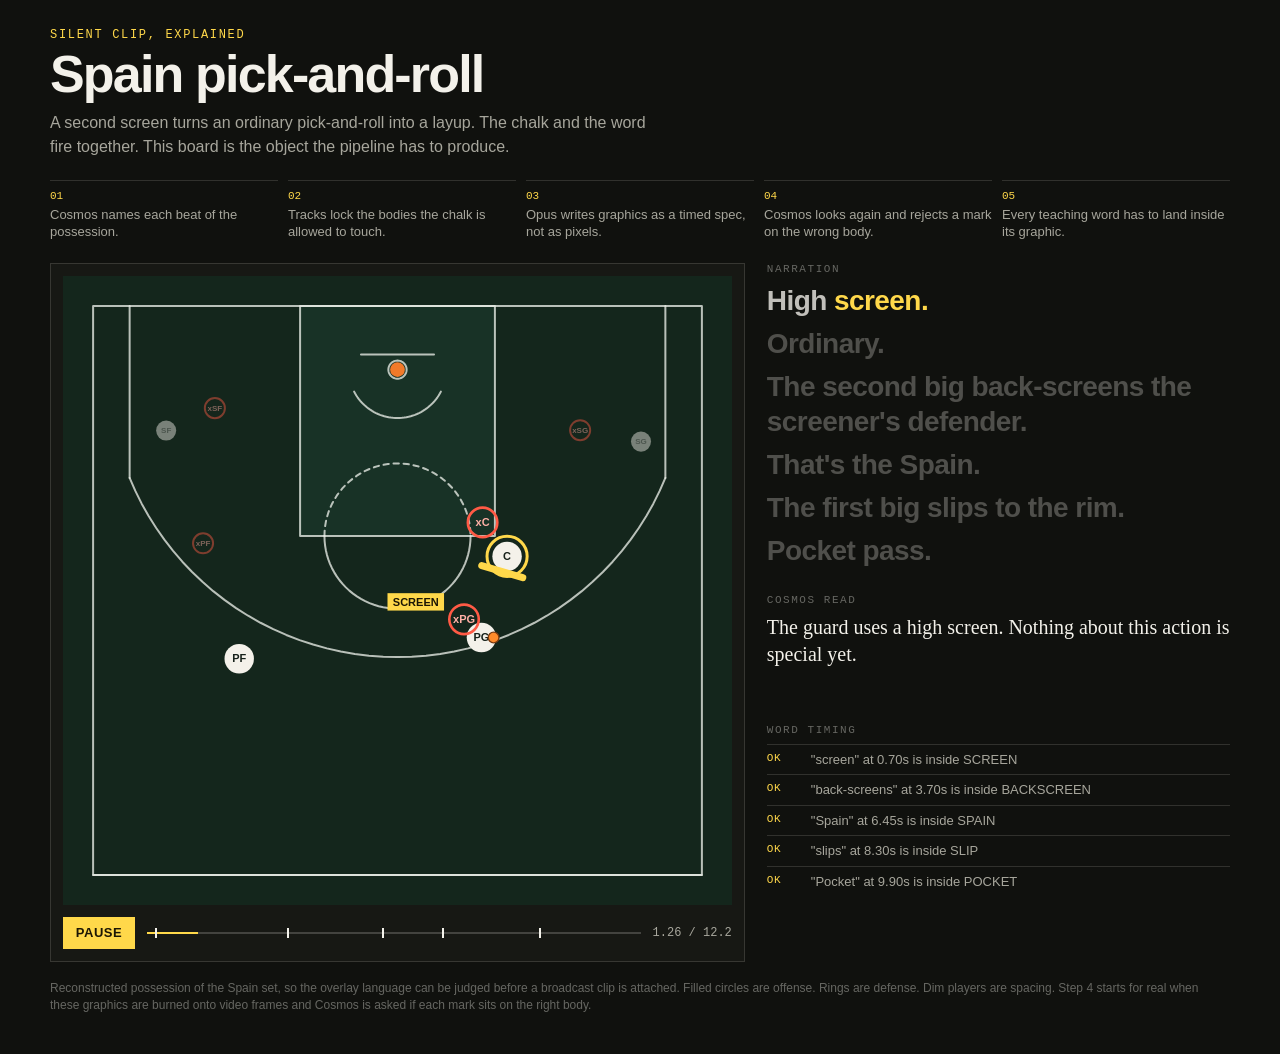
<file: explainer/index.html>
<!DOCTYPE html>
<html lang="en">
<head>
  <meta charset="utf-8">
  <meta name="viewport" content="width=device-width, initial-scale=1">
  <title>Spain pick-and-roll</title>
  <link rel="stylesheet" href="styles.css">
</head>
<body>
  <div class="wrap">
    <p class="eyebrow">Silent clip, explained</p>
    <h1>Spain pick-and-roll</h1>
    <p class="dek">A second screen turns an ordinary pick-and-roll into a layup. The chalk and the word fire together. This board is the object the pipeline has to produce.</p>
    <ol class="steps">
      <li><span>01</span> Cosmos names each beat of the possession.</li>
      <li><span>02</span> Tracks lock the bodies the chalk is allowed to touch.</li>
      <li><span>03</span> Opus writes graphics as a timed spec, not as pixels.</li>
      <li><span>04</span> Cosmos looks again and rejects a mark on the wrong body.</li>
      <li><span>05</span> Every teaching word has to land inside its graphic.</li>
    </ol>
    <div class="stage">
      <section class="board">
        <div class="court-wrap">
          <canvas id="court" width="1000" height="940" aria-label="Half-court diagram of a Spain pick-and-roll"></canvas>
        </div>
        <div class="transport">
          <button class="play" id="play" type="button">Play</button>
          <div class="scrub" id="scrub" role="slider" aria-valuemin="0" aria-valuemax="12.2" aria-label="Possession time">
            <div class="scrub-track"></div>
            <div class="scrub-fill" id="fill"></div>
          </div>
          <div class="time" id="time">0.00</div>
        </div>
      </section>
      <aside class="side">
        <section>
          <p class="kicker">Narration</p>
          <p class="words" id="words"></p>
        </section>
        <section>
          <p class="kicker">Cosmos read</p>
          <p class="beat" id="beat"></p>
        </section>
        <section>
          <p class="kicker">Word timing</p>
          <ul class="checks" id="checks"></ul>
        </section>
      </aside>
    </div>
    <p class="note">Reconstructed possession of the Spain set, so the overlay language can be judged before a broadcast clip is attached. Filled circles are offense. Rings are defense. Dim players are spacing. Step 4 starts for real when these graphics are burned onto video frames and Cosmos is asked if each mark sits on the right body.</p>
  </div>
  <script type="module" src="main.js"></script>
</body>
</html>
</file>
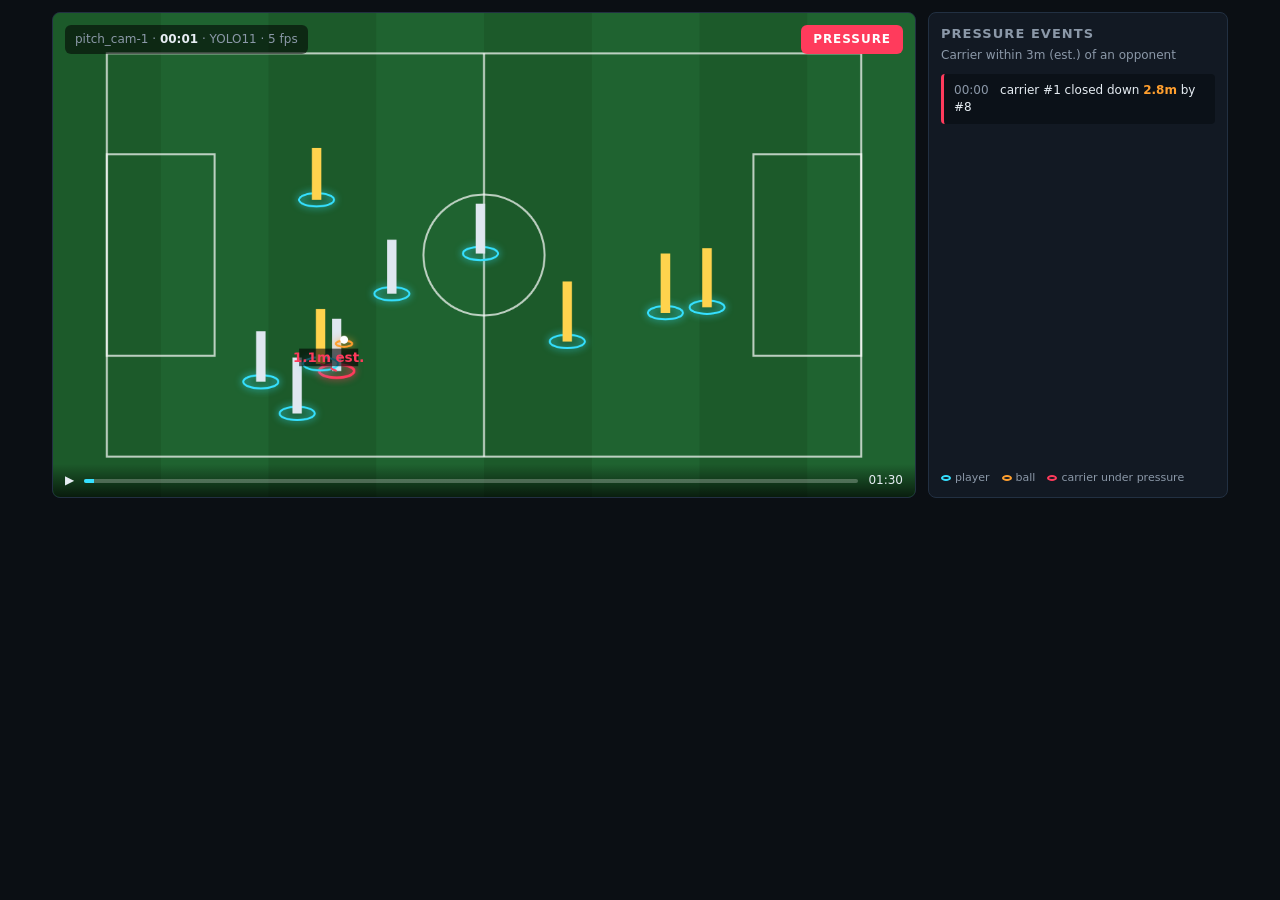
<file: docs/mockup.html>
<!doctype html>
<html lang="en">
<head>
<meta charset="utf-8">
<meta name="viewport" content="width=device-width, initial-scale=1">
<title>Pitch Overlay Mockup</title>
<style>
  :root { --bg:#0b0f14; --panel:#121923; --line:#223042; --text:#e6edf3; --muted:#8b98a8; --cyan:#35e0ff; --orange:#ff9f2e; --red:#ff3b5c; }
  * { box-sizing:border-box; }
  body { margin:0; background:var(--bg); color:var(--text); font:14px/1.4 -apple-system, Inter, system-ui, sans-serif; }
  .wrap { display:grid; grid-template-columns: 1fr 300px; gap:12px; padding:12px; max-width:1200px; margin:0 auto; }
  .stage { position:relative; aspect-ratio:16/9; background:#1c5a2a; border-radius:8px; overflow:hidden; border:1px solid var(--line); }
  canvas { position:absolute; inset:0; width:100%; height:100%; }
  .hud { position:absolute; left:12px; top:12px; background:rgba(0,0,0,.55); padding:6px 10px; border-radius:6px; font-size:12px; color:var(--muted); }
  .hud b { color:var(--text); }
  .badge { position:absolute; right:12px; top:12px; background:var(--red); color:#fff; font-weight:700; padding:6px 12px; border-radius:6px; letter-spacing:.08em; font-size:12px; display:none; }
  .badge.on { display:block; animation:pulse .6s infinite alternate; }
  @keyframes pulse { from{opacity:.75} to{opacity:1} }
  .controls { position:absolute; left:0; right:0; bottom:0; padding:8px 12px; background:linear-gradient(transparent, rgba(0,0,0,.7)); display:flex; align-items:center; gap:10px; font-size:12px; }
  .bar { flex:1; height:4px; background:rgba(255,255,255,.25); border-radius:2px; overflow:hidden; }
  .bar i { display:block; height:100%; width:0; background:var(--cyan); }
  .panel { background:var(--panel); border:1px solid var(--line); border-radius:8px; padding:12px; display:flex; flex-direction:column; min-height:0; }
  .panel h2 { margin:0 0 4px; font-size:13px; text-transform:uppercase; letter-spacing:.08em; color:var(--muted); }
  .panel .sub { color:var(--muted); font-size:12px; margin-bottom:10px; }
  .log { flex:1; overflow:auto; display:flex; flex-direction:column; gap:6px; }
  .ev { background:#0b1118; border-left:3px solid var(--red); padding:8px 10px; border-radius:4px; font-size:12px; }
  .ev .t { color:var(--muted); font-variant-numeric:tabular-nums; }
  .ev .d { color:var(--orange); font-weight:600; }
  .legend { display:flex; gap:12px; font-size:11px; color:var(--muted); margin-top:10px; }
  .dot { display:inline-block; width:10px; height:6px; border-radius:50%; border:2px solid; vertical-align:middle; margin-right:4px; }
  @media (max-width:800px){ .wrap{grid-template-columns:1fr;} }
</style>
</head>
<body>
<div class="wrap">
  <div class="stage">
    <canvas id="c" width="1280" height="720"></canvas>
    <div class="hud">pitch_cam-1 · <b id="clock">00:00</b> · YOLO11 · 5 fps</div>
    <div class="badge" id="badge">PRESSURE</div>
    <div class="controls"><span id="play">▶</span><div class="bar"><i id="prog"></i></div><span>01:30</span></div>
  </div>
  <div class="panel">
    <h2>Pressure events</h2>
    <div class="sub">Carrier within 3m (est.) of an opponent</div>
    <div class="log" id="log"></div>
    <div class="legend">
      <span><i class="dot" style="border-color:var(--cyan)"></i>player</span>
      <span><i class="dot" style="border-color:var(--orange)"></i>ball</span>
      <span><i class="dot" style="border-color:var(--red)"></i>carrier under pressure</span>
    </div>
  </div>
</div>
<script>
const cv = document.getElementById('c'), ctx = cv.getContext('2d');
const W = cv.width, H = cv.height;
const PX_PER_M = W / 50; // pitch width in frame ~50m, rough
const THRESH_M = 3;

// fake players: team A (home) and team B, each with a wandering target
const players = [];
for (let i = 0; i < 10; i++) players.push({ team: i < 5 ? 'A' : 'B', x: 200 + Math.random()*880, y: 150 + Math.random()*420, tx:0, ty:0, h: 70 + Math.random()*20 });
players.forEach(p => { p.tx = p.x; p.ty = p.y; });
const ball = { x: W/2, y: H/2, tx: W/2, ty: H/2, holder: 0, hold: 0 };

let t = 0, lastEvent = -99, events = 0;
const log = document.getElementById('log'), badge = document.getElementById('badge'), clock = document.getElementById('clock'), prog = document.getElementById('prog');

function fmt(s){ return String(Math.floor(s/60)).padStart(2,'0')+':'+String(Math.floor(s%60)).padStart(2,'0'); }

function pitch(){
  ctx.fillStyle = '#1c5a2a'; ctx.fillRect(0,0,W,H);
  for (let i=0;i<8;i++){ ctx.fillStyle = i%2 ? '#1f6330' : '#1c5a2a'; ctx.fillRect(i*W/8,0,W/8,H); }
  ctx.strokeStyle = 'rgba(255,255,255,.7)'; ctx.lineWidth = 3;
  ctx.strokeRect(80,60,W-160,H-120);
  ctx.beginPath(); ctx.moveTo(W/2,60); ctx.lineTo(W/2,H-60); ctx.stroke();
  ctx.beginPath(); ctx.arc(W/2,H/2,90,0,Math.PI*2); ctx.stroke();
  ctx.strokeRect(80,H/2-150,160,300); ctx.strokeRect(W-240,H/2-150,160,300);
}

function ring(x,y,r,color,lw=3){
  ctx.save(); ctx.strokeStyle = color; ctx.lineWidth = lw; ctx.shadowColor = color; ctx.shadowBlur = 12;
  ctx.beginPath(); ctx.ellipse(x,y,r,r*0.38,0,0,Math.PI*2); ctx.stroke(); ctx.restore();
}

function step(dt){
  t += dt;
  // wander
  players.forEach(p => {
    if (Math.random() < 0.02) { p.tx = 120 + Math.random()*(W-240); p.ty = 100 + Math.random()*(H-200); }
    p.x += (p.tx-p.x)*0.02; p.y += (p.ty-p.y)*0.02;
  });
  // ball follows holder, passes occasionally
  const h = players[ball.holder];
  ball.hold += dt;
  if (ball.hold > 3 + Math.random()*2) { ball.holder = Math.floor(Math.random()*players.length); ball.hold = 0; }
  ball.x += (h.x+14-ball.x)*0.15; ball.y += (h.y+2-ball.y)*0.15;
}

function draw(){
  pitch();
  const carrier = players[ball.holder];
  // nearest opponent
  let near = null, best = 1e9;
  players.forEach(p => { if (p.team !== carrier.team) { const d = Math.hypot(p.x-carrier.x, p.y-carrier.y); if (d < best) { best = d; near = p; } } });
  const dm = best / PX_PER_M;
  const pressure = dm < THRESH_M;

  players.forEach(p => {
    const isC = p === carrier;
    ring(p.x, p.y+p.h/2, 26, isC ? (pressure ? 'var(--red)'.replace('var(--red)','#ff3b5c') : '#ffffff') : '#35e0ff', isC ? 4 : 3);
    // stick figure body so it reads as a person
    ctx.fillStyle = p.team === 'A' ? '#dfe7f0' : '#ffd34d';
    ctx.fillRect(p.x-7, p.y-p.h/2, 14, p.h);
  });
  ring(ball.x, ball.y+6, 12, '#ff9f2e', 3);
  ctx.fillStyle = '#fff'; ctx.beginPath(); ctx.arc(ball.x, ball.y, 6, 0, Math.PI*2); ctx.fill();

  // pressure line
  if (near) {
    ctx.save(); ctx.setLineDash([10,8]); ctx.strokeStyle = pressure ? '#ff3b5c' : '#ff9f2e'; ctx.lineWidth = 3;
    ctx.beginPath(); ctx.moveTo(carrier.x, carrier.y+carrier.h/2); ctx.lineTo(near.x, near.y+near.h/2); ctx.stroke(); ctx.restore();
    const mx = (carrier.x+near.x)/2, my = (carrier.y+near.y)/2 + 30;
    ctx.font = '600 20px system-ui'; ctx.fillStyle = 'rgba(0,0,0,.6)'; ctx.fillRect(mx-44, my-18, 88, 26);
    ctx.fillStyle = pressure ? '#ff3b5c' : '#ffd9a8'; ctx.textAlign = 'center'; ctx.fillText(dm.toFixed(1)+'m est.', mx, my+2);
  }

  badge.classList.toggle('on', pressure);
  if (pressure && t - lastEvent > 2.5) {
    lastEvent = t; events++;
    const el = document.createElement('div'); el.className = 'ev';
    el.innerHTML = `<span class="t">${fmt(t)}</span> &nbsp; carrier #${ball.holder+1} closed down <span class="d">${dm.toFixed(1)}m</span> by #${players.indexOf(near)+1}`;
    log.prepend(el);
  }
  clock.textContent = fmt(t % 90);
  prog.style.width = ((t % 90)/90*100)+'%';
}

let last = performance.now();
function loop(now){ const dt = Math.min(0.05,(now-last)/1000); last = now; step(dt); draw(); requestAnimationFrame(loop); }
requestAnimationFrame(loop);
</script>
</body>
</html>
</file>
<file: explainer/styles.css>
:root {
  color-scheme: dark;
  --bg: #10110e;
  --ink: #f3f1ea;
  --muted: #a7a69c;
  --faint: rgba(243, 241, 234, 0.38);
  --line: rgba(243, 241, 234, 0.14);
  --chalk: #ffd84a;
  --chalk-ink: #1c1604;
  --court: #14261c;
  --panel: #171814;
  font-family: "Avenir Next", "Helvetica Neue", Helvetica, Arial, sans-serif;
}

* { box-sizing: border-box; }

body {
  margin: 0;
  min-height: 100vh;
  background: var(--bg);
  color: var(--ink);
}

button, input { font: inherit; color: inherit; }

.wrap {
  width: min(1180px, calc(100% - 40px));
  margin: 0 auto;
  padding: 28px 0 40px;
}

.eyebrow {
  margin: 0 0 8px;
  color: var(--chalk);
  font-family: ui-monospace, "SFMono-Regular", Menlo, monospace;
  font-size: 12px;
  letter-spacing: 0.14em;
  text-transform: uppercase;
}

h1 {
  margin: 0;
  font-family: "Avenir Next Condensed", "Avenir Next", "Arial Narrow", sans-serif;
  font-size: 52px;
  font-weight: 700;
  letter-spacing: -0.035em;
  line-height: 0.95;
}

.dek {
  max-width: 68ch;
  margin: 12px 0 0;
  color: var(--muted);
  font-size: 16px;
  line-height: 1.45;
}

.steps {
  display: grid;
  grid-template-columns: repeat(5, 1fr);
  gap: 10px;
  margin: 22px 0 0;
  padding: 0;
  list-style: none;
}

.steps li {
  padding-top: 8px;
  border-top: 1px solid var(--line);
  color: var(--muted);
  font-size: 13px;
  line-height: 1.3;
}

.steps span {
  display: block;
  margin-bottom: 4px;
  color: var(--chalk);
  font-family: ui-monospace, "SFMono-Regular", Menlo, monospace;
  font-size: 11px;
}

.stage {
  display: grid;
  grid-template-columns: minmax(0, 1.2fr) minmax(280px, 0.8fr);
  gap: 22px;
  margin-top: 22px;
}

.board {
  background: var(--panel);
  border: 1px solid var(--line);
  padding: 12px;
}

.court-wrap {
  position: relative;
  aspect-ratio: 50 / 47;
  background: var(--court);
}

canvas {
  display: block;
  width: 100%;
  height: 100%;
}

.transport {
  display: grid;
  grid-template-columns: auto 1fr auto;
  gap: 12px;
  align-items: center;
  margin-top: 12px;
}

.play {
  min-width: 72px;
  height: 32px;
  padding: 0 12px;
  border: 0;
  background: var(--chalk);
  color: var(--chalk-ink);
  font-size: 13px;
  font-weight: 700;
  letter-spacing: 0.04em;
  text-transform: uppercase;
  cursor: pointer;
}

.scrub {
  position: relative;
  height: 22px;
  cursor: pointer;
}

.scrub-track, .scrub-fill {
  position: absolute;
  left: 0;
  top: 10px;
  height: 2px;
}

.scrub-track { right: 0; background: rgba(243, 241, 234, 0.2); }
.scrub-fill { background: var(--chalk); }

.tick {
  position: absolute;
  top: 6px;
  width: 2px;
  height: 10px;
  background: var(--ink);
}

.time {
  font-family: ui-monospace, "SFMono-Regular", Menlo, monospace;
  font-size: 12px;
  font-variant-numeric: tabular-nums;
  color: var(--muted);
}

.side { display: flex; flex-direction: column; gap: 18px; }

.kicker {
  margin: 0 0 8px;
  color: var(--faint);
  font-family: ui-monospace, "SFMono-Regular", Menlo, monospace;
  font-size: 11px;
  letter-spacing: 0.14em;
  text-transform: uppercase;
}

.words {
  margin: 0;
  font-family: "Avenir Next Condensed", "Avenir Next", "Arial Narrow", sans-serif;
  font-size: 28px;
  font-weight: 600;
  letter-spacing: -0.02em;
  line-height: 1.25;
}

.word { color: rgba(243, 241, 234, 0.28); }
.word.said { color: rgba(243, 241, 234, 0.78); }
.word.now { color: var(--chalk); }
.break { display: block; height: 8px; }

.beat {
  margin: 0;
  min-height: 4.6em;
  font-family: "Iowan Old Style", Palatino, "Palatino Linotype", serif;
  font-size: 20px;
  line-height: 1.35;
}

.checks { list-style: none; margin: 0; padding: 0; }
.checks li {
  display: grid;
  grid-template-columns: 36px 1fr;
  gap: 8px;
  padding: 6px 0;
  border-top: 1px solid var(--line);
  color: var(--muted);
  font-size: 13px;
  line-height: 1.35;
}
.checks .mark {
  font-family: ui-monospace, "SFMono-Regular", Menlo, monospace;
  font-size: 11px;
  letter-spacing: 0.06em;
  color: var(--chalk);
}
.checks li.miss .mark { color: #ff5d4a; }

.note {
  margin: 18px 0 0;
  color: var(--faint);
  font-size: 12px;
  line-height: 1.45;
}

@media (max-width: 860px) {
  .steps { grid-template-columns: 1fr 1fr; }
  .stage { grid-template-columns: 1fr; }
  h1 { font-size: 40px; }
}
</file>
